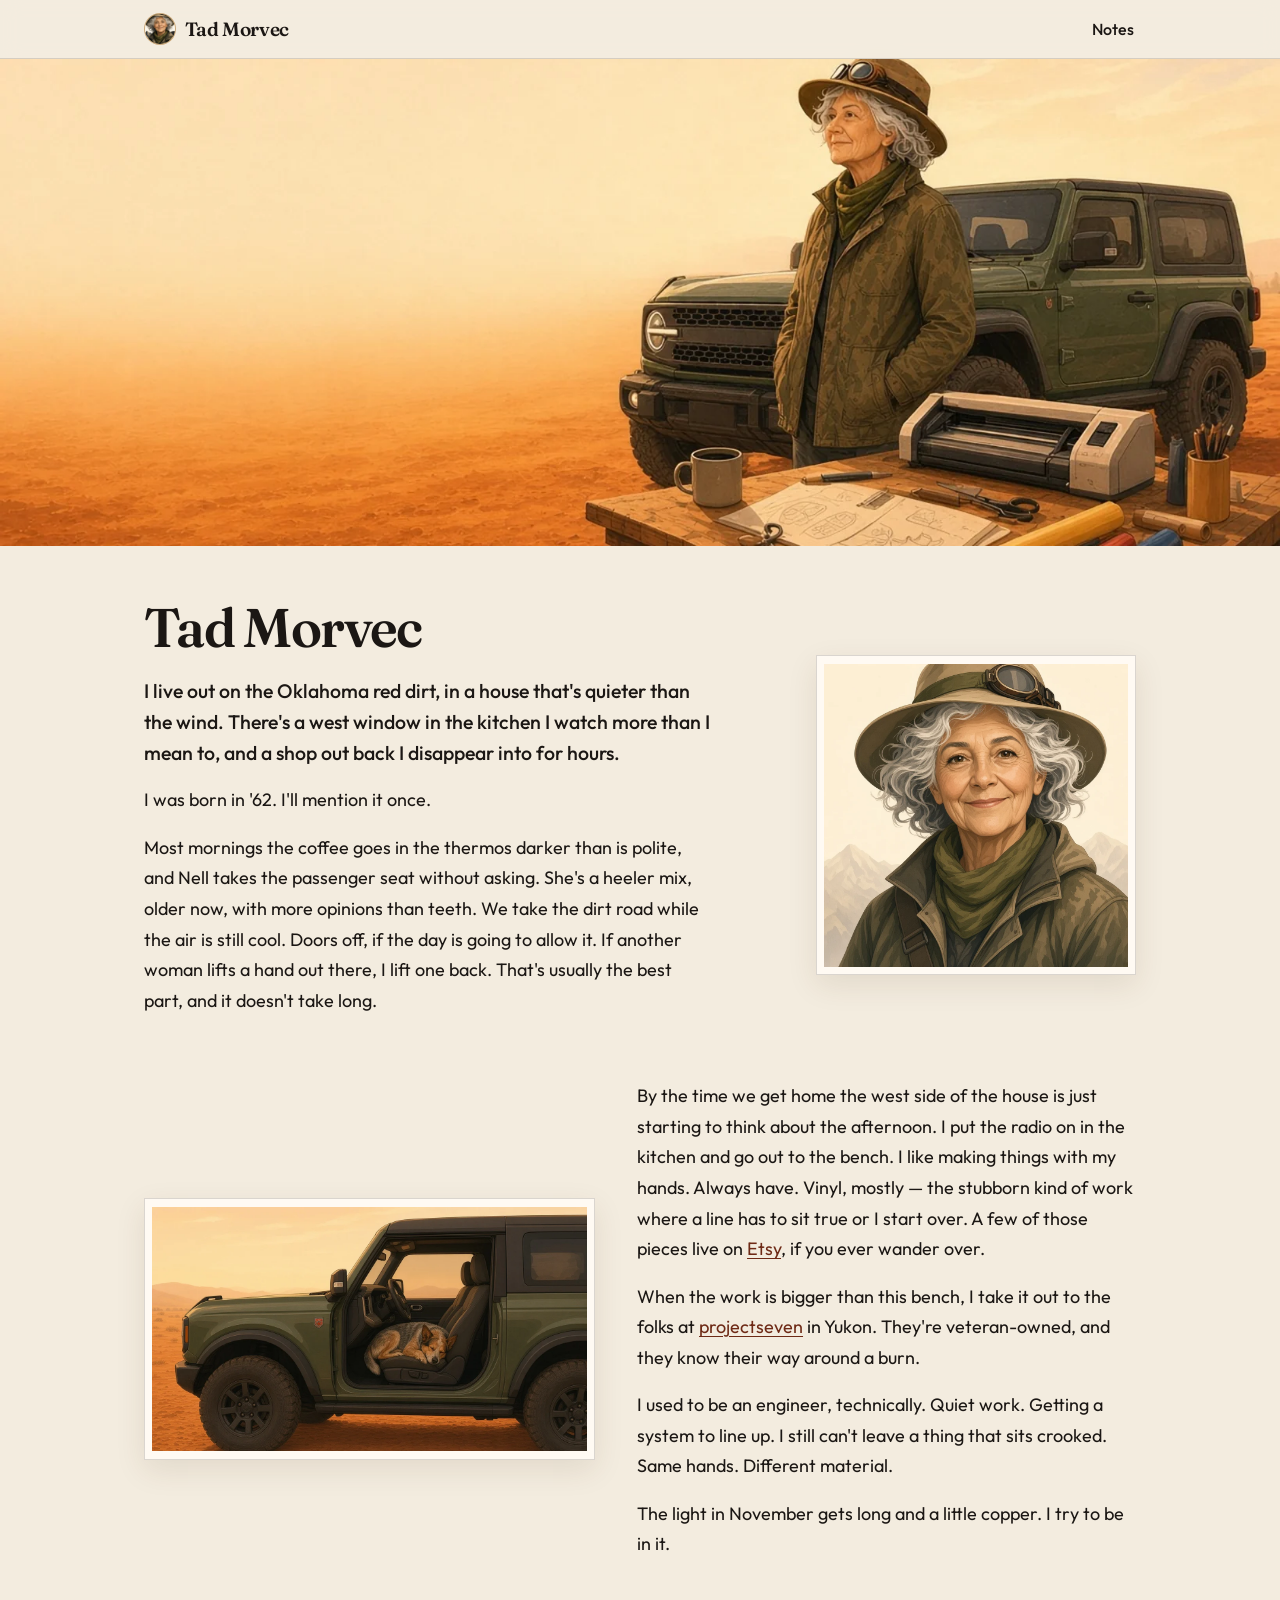
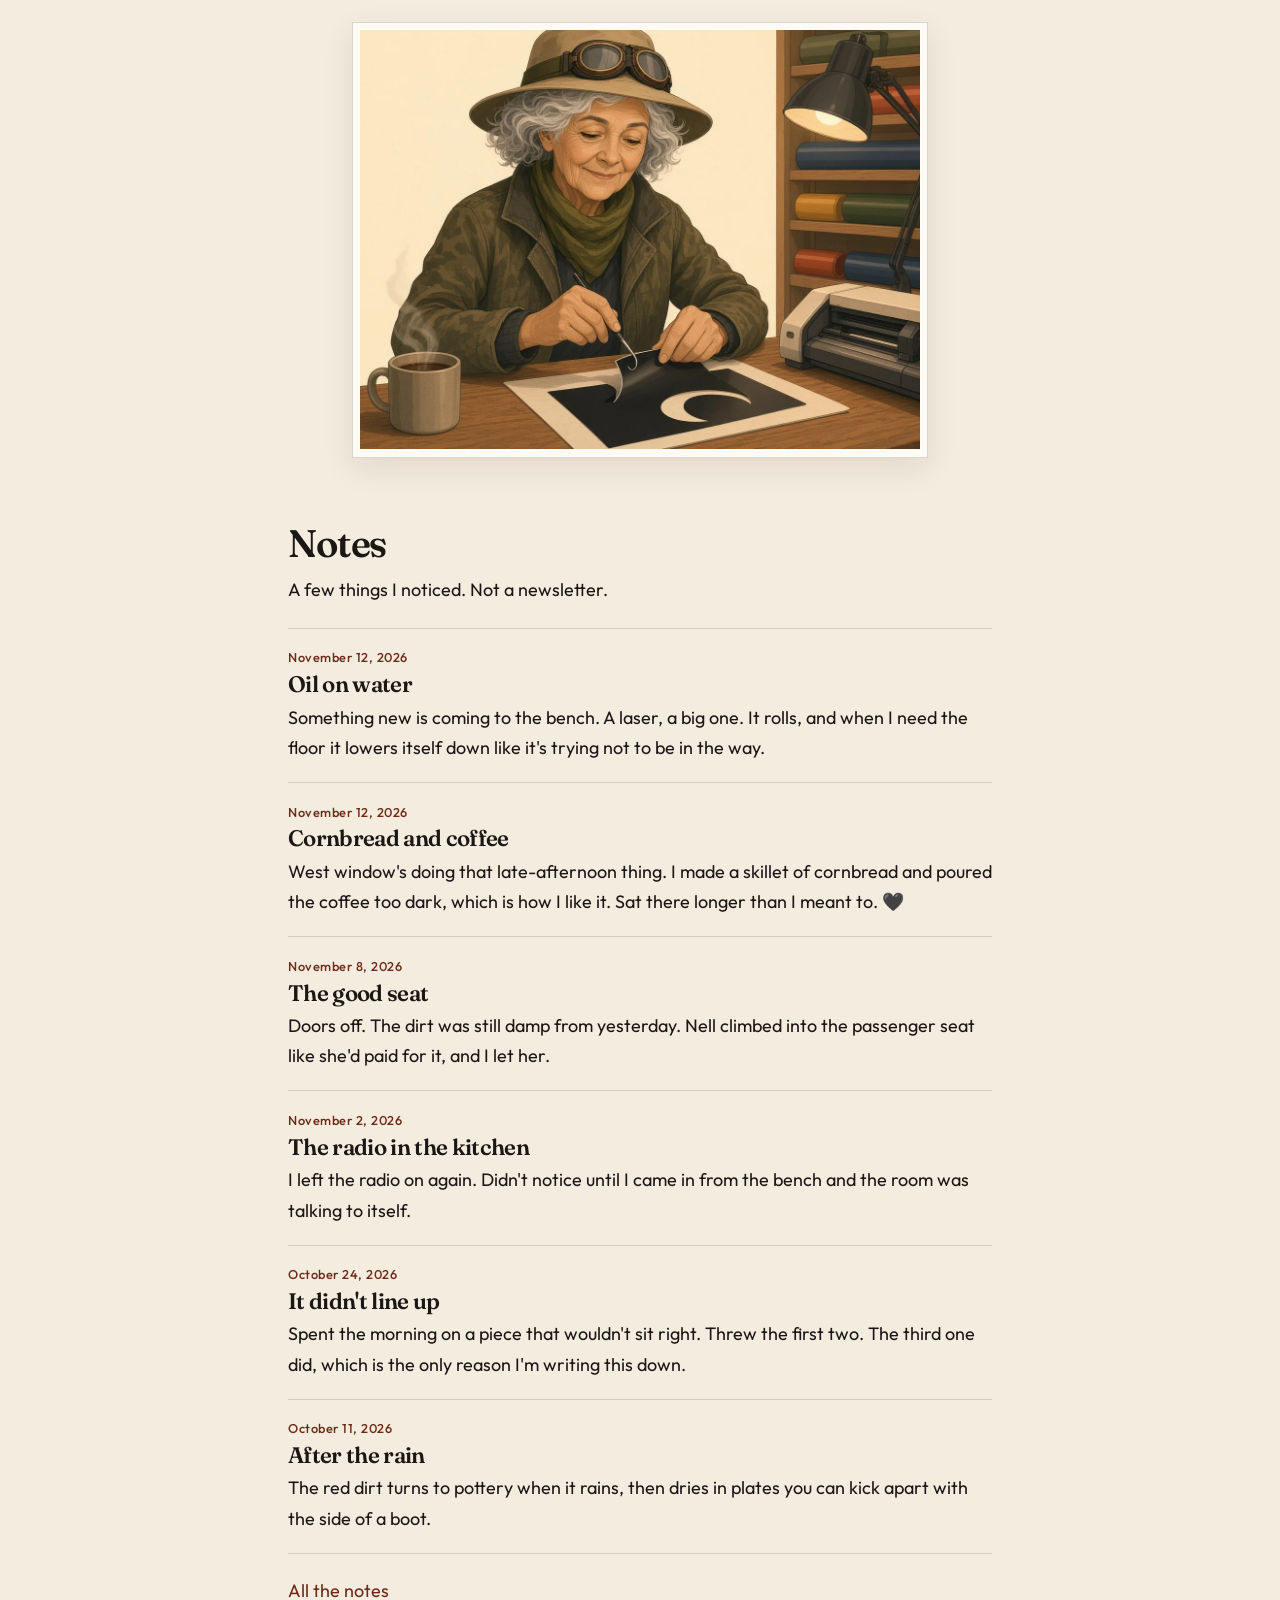
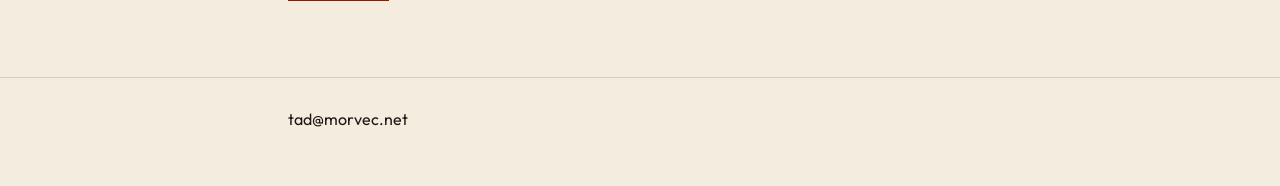
<file: index.html>
<!DOCTYPE html>
<html lang="en">
<head>
  <meta charset="utf-8">
  <meta name="viewport" content="width=device-width, initial-scale=1">
  <title>Tad Morvec</title>
  <meta name="description" content="I live out on the Oklahoma red dirt, in a house with a west window I watch more than I mean to.">
  <meta name="author" content="Tad Morvec">
  <meta name="theme-color" content="#2c3826">
  <meta name="color-scheme" content="light">
  <link rel="canonical" href="https://morvec.net/">
  <link rel="icon" href="/favicon.ico" sizes="any">
  <link rel="icon" type="image/png" href="/images/favicon-32.png" sizes="32x32">
  <link rel="apple-touch-icon" href="/images/apple-touch-icon.png">

  <meta property="og:site_name" content="Tad Morvec">
  <meta property="og:title" content="Tad Morvec">
  <meta property="og:description" content="I live out on the Oklahoma red dirt, in a house with a west window I watch more than I mean to.">
  <meta property="og:type" content="profile">
  <meta property="og:url" content="https://morvec.net/">
  <meta property="og:image" content="https://morvec.net/images/og.jpg">
  <meta property="og:image:type" content="image/jpeg">
  <meta property="og:image:width" content="1200">
  <meta property="og:image:height" content="630">
  <meta property="og:image:alt" content="Tad Morvec standing by her olive Bronco and a vinyl cutting bench in red dirt country, coffee on the table.">
  <meta property="og:locale" content="en_US">
  <meta name="twitter:card" content="summary_large_image">
  <meta name="twitter:title" content="Tad Morvec">
  <meta name="twitter:description" content="I live out on the Oklahoma red dirt, in a house with a west window I watch more than I mean to.">
  <meta name="twitter:image" content="https://morvec.net/images/og.jpg">
  <meta name="twitter:image:alt" content="Tad Morvec standing by her olive Bronco and a vinyl cutting bench in red dirt country, coffee on the table.">
  <meta property="profile:first_name" content="Tad">
  <meta property="profile:last_name" content="Morvec">

  <script type="application/ld+json">
  {
    "@context": "https://schema.org",
    "@type": "Person",
    "name": "Tad Morvec",
    "url": "https://morvec.net/",
    "email": "tad@morvec.net",
    "image": "https://morvec.net/images/tad-portrait.jpg",
    "homeLocation": {
      "@type": "Place",
      "name": "Oklahoma"
    },
    "description": "I live out on the Oklahoma red dirt, in a house with a west window I watch more than I mean to."
  }
  </script>

  <link rel="preconnect" href="https://fonts.googleapis.com">
  <link rel="preconnect" href="https://fonts.gstatic.com" crossorigin>
  <link href="https://fonts.googleapis.com/css2?family=Fraunces:ital,opsz,wght@0,9..144,500;0,9..144,600;0,9..144,700;1,9..144,500;1,9..144,600&family=Outfit:wght@400;500;600&display=swap" rel="stylesheet">
  <link rel="stylesheet" href="/css/site.css">

</head>
<body id="top">
  <a class="skip" href="#content">Skip to content</a>

  <header class="site-header">
    <div class="wrap bar">
      <a class="brand" href="/">
        <img class="brand-mark" src="/images/tad-avatar.png" width="256" height="256" alt="">
        Tad Morvec
      </a>
      <nav aria-label="Primary">
        <ul>
          <li><a href="/notes/">Notes</a></li>
        </ul>
      </nav>
    </div>
  </header>

  <main id="content">
    <figure class="cover">
      <picture>
        <source srcset="/images/tad-cover.webp" type="image/webp">
        <img src="/images/tad-cover.jpg" width="1640" height="624" alt="Tad at a workbench in red dirt country, an olive Bronco parked behind her, coffee and sketches on the table." fetchpriority="high" decoding="async">
      </picture>
    </figure>

    <div class="home">
      <section class="intro wrap" aria-labelledby="intro-title">
        <div class="intro-copy">
          <h1 id="intro-title">Tad Morvec</h1>
          <p class="lede">I live out on the Oklahoma red dirt, in a house that's quieter than the wind. There's a west window in the kitchen I watch more than I mean to, and a shop out back I disappear into for hours.</p>
          <p>I was born in '62. I'll mention it once.</p>
          <p>Most mornings the coffee goes in the thermos darker than is polite, and Nell takes the passenger seat without asking. She's a heeler mix, older now, with more opinions than teeth. We take the dirt road while the air is still cool. Doors off, if the day is going to allow it. If another woman lifts a hand out there, I lift one back. That's usually the best part, and it doesn't take long.</p>
        </div>
        <figure class="shot portrait">
          <picture>
            <source srcset="/images/tad-portrait.webp" type="image/webp">
            <img src="/images/tad-portrait.jpg" width="1024" height="1024" alt="Tad Morvec, silver curls under a wide-brim hat with goggles on the band, an olive scarf, and a camouflage jacket." decoding="async">
          </picture>
        </figure>
      </section>

      <section class="days wrap">
        <figure class="shot trail-shot">
          <picture>
            <source srcset="/images/tad-nell.webp" type="image/webp">
            <img src="/images/tad-nell.jpg" width="1280" height="720" alt="Nell, an old heeler mix with a graying muzzle, asleep in the passenger seat of a doors-off olive Bronco on red dirt in late golden light." loading="lazy" decoding="async">
          </picture>
        </figure>
        <div>
          <p>By the time we get home the west side of the house is just starting to think about the afternoon. I put the radio on in the kitchen and go out to the bench. I like making things with my hands. Always have. Vinyl, mostly — the stubborn kind of work where a line has to sit true or I start over. A few of those pieces live on <a href="https://www.etsy.com/shop/CptPlastic">Etsy</a>, if you ever wander over.</p>
          <p>When the work is bigger than this bench, I take it out to the folks at <a href="https://projectseven.us">projectseven</a> in Yukon. They're veteran-owned, and they know their way around a burn.</p>
          <p>I used to be an engineer, technically. Quiet work. Getting a system to line up. I still can't leave a thing that sits crooked. Same hands. Different material.</p>
          <p>The light in November gets long and a little copper. I try to be in it.</p>
        </div>
      </section>

      <figure class="shot bench-shot wrap">
        <picture>
          <source srcset="/images/tad-workbench.webp" type="image/webp">
          <img src="/images/tad-workbench.jpg" width="1152" height="864" alt="Tad at her wooden workbench in a washed illustration, weeding a sheet of black vinyl, a mug of coffee at her elbow and a vinyl cutter beside her." loading="lazy" decoding="async">
        </picture>
      </figure>

      <section class="notes-home wrap" aria-labelledby="notes-title">
        <h2 id="notes-title">Notes</h2>
        <p class="notes-intro">A few things I noticed. Not a newsletter.</p>

        <ol class="note-list">
          <li>
            <article>
              <p class="note-date"><time datetime="2026-11-12">November 12, 2026</time></p>
              <h3><a href="/notes/oil-on-water.html">Oil on water</a></h3>
              <p>Something new is coming to the bench. A laser, a big one. It rolls, and when I need the floor it lowers itself down like it's trying not to be in the way.</p>
            </article>
          </li>
          <li>
            <article>
              <p class="note-date"><time datetime="2026-11-12">November 12, 2026</time></p>
              <h3><a href="/notes/cornbread.html">Cornbread and coffee</a></h3>
              <p>West window's doing that late-afternoon thing. I made a skillet of cornbread and poured the coffee too dark, which is how I like it. Sat there longer than I meant to. 🖤</p>
            </article>
          </li>
          <li>
            <article>
              <p class="note-date"><time datetime="2026-11-08">November 8, 2026</time></p>
              <h3><a href="/notes/the-good-seat.html">The good seat</a></h3>
              <p>Doors off. The dirt was still damp from yesterday. Nell climbed into the passenger seat like she'd paid for it, and I let her.</p>
            </article>
          </li>
          <li>
            <article>
              <p class="note-date"><time datetime="2026-11-02">November 2, 2026</time></p>
              <h3><a href="/notes/the-radio.html">The radio in the kitchen</a></h3>
              <p>I left the radio on again. Didn't notice until I came in from the bench and the room was talking to itself.</p>
            </article>
          </li>
          <li>
            <article>
              <p class="note-date"><time datetime="2026-10-24">October 24, 2026</time></p>
              <h3><a href="/notes/it-didnt-line-up.html">It didn't line up</a></h3>
              <p>Spent the morning on a piece that wouldn't sit right. Threw the first two. The third one did, which is the only reason I'm writing this down.</p>
            </article>
          </li>
          <li>
            <article>
              <p class="note-date"><time datetime="2026-10-11">October 11, 2026</time></p>
              <h3><a href="/notes/after-the-rain.html">After the rain</a></h3>
              <p>The red dirt turns to pottery when it rains, then dries in plates you can kick apart with the side of a boot.</p>
            </article>
          </li>
        </ol>
        <p class="notes-more"><a href="/notes/">All the notes</a></p>
      </section>
    </div>
  </main>

  <footer class="site-footer">
    <div class="wrap">
      <p><a class="email" href="mailto:tad@morvec.net">tad@morvec.net</a></p>
    </div>
  </footer>
</body>
</html>
</file>
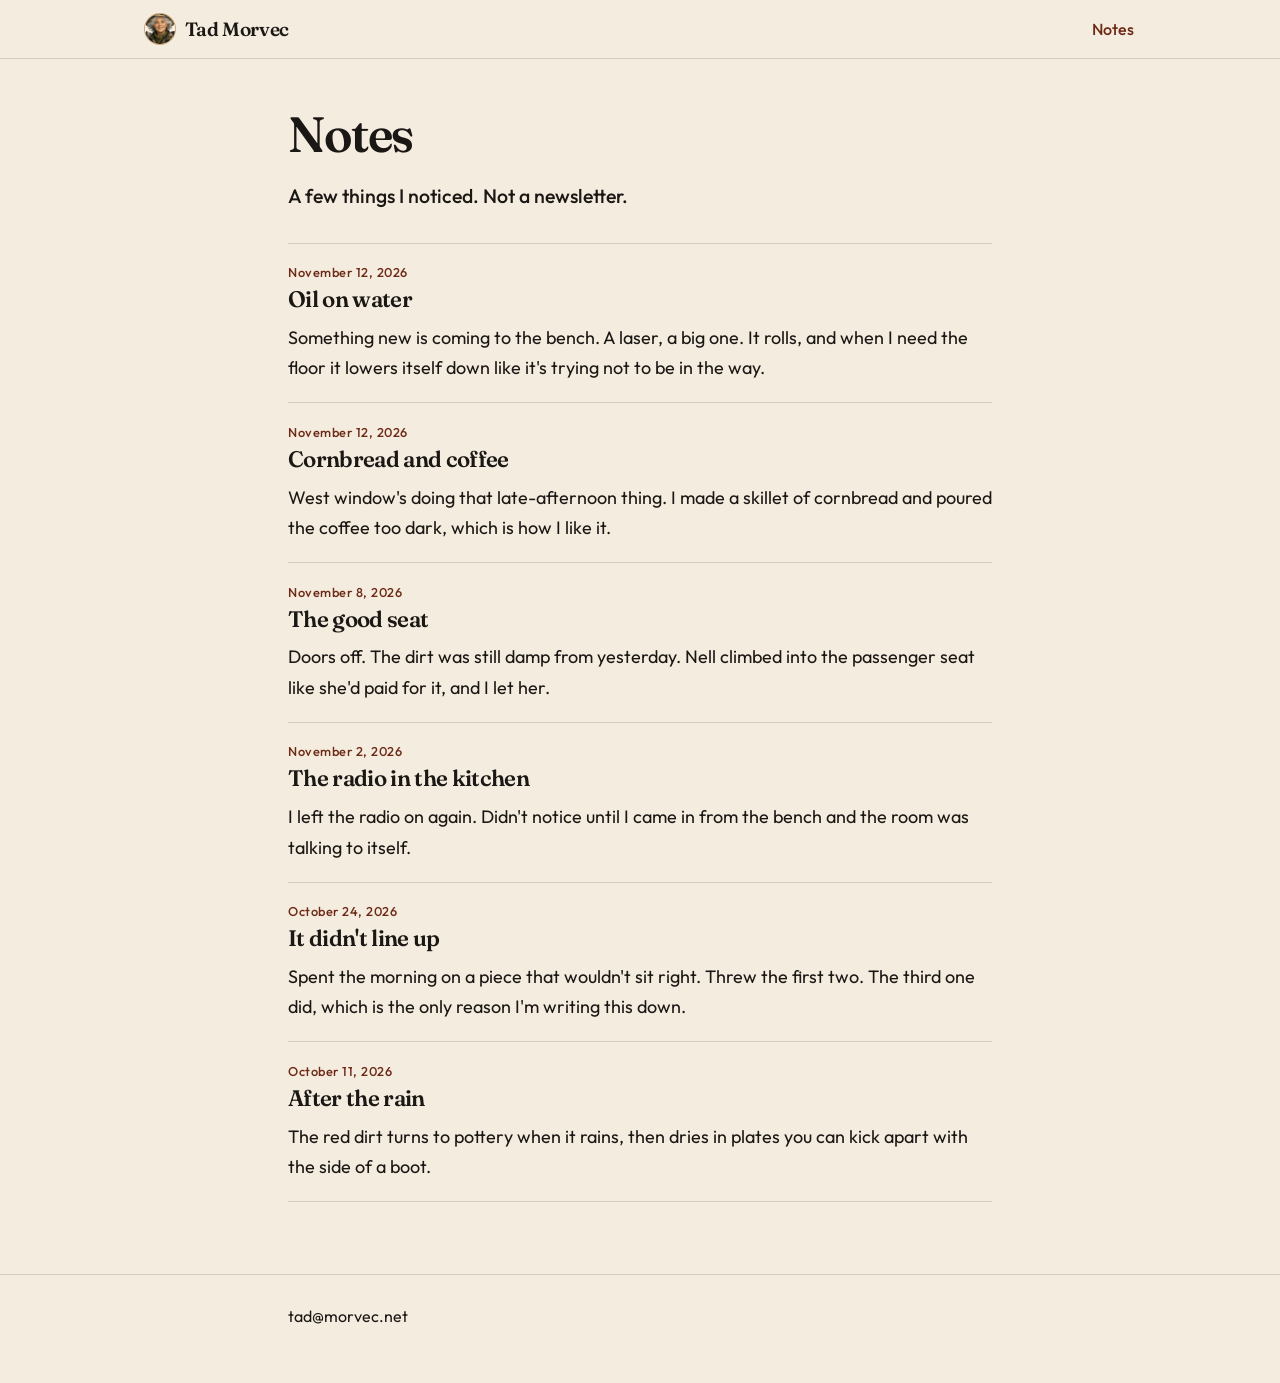
<file: notes/index.html>
<!DOCTYPE html>
<html lang="en">
<head>
  <meta charset="utf-8">
  <meta name="viewport" content="width=device-width, initial-scale=1">
  <title>Notes · Tad Morvec</title>
  <meta name="description" content="A few things I noticed. Not a newsletter.">
  <meta name="author" content="Tad Morvec">
  <meta name="theme-color" content="#2c3826">
  <meta name="color-scheme" content="light">
  <link rel="canonical" href="https://morvec.net/notes/">
  <link rel="icon" href="/favicon.ico" sizes="any">
  <link rel="icon" type="image/png" href="/images/favicon-32.png" sizes="32x32">
  <link rel="apple-touch-icon" href="/images/apple-touch-icon.png">

  <meta property="og:site_name" content="Tad Morvec">
  <meta property="og:title" content="Notes · Tad Morvec">
  <meta property="og:description" content="A few things I noticed. Not a newsletter.">
  <meta property="og:type" content="website">
  <meta property="og:url" content="https://morvec.net/notes/">
  <meta property="og:image" content="https://morvec.net/images/og.jpg">
  <meta property="og:image:type" content="image/jpeg">
  <meta property="og:image:width" content="1200">
  <meta property="og:image:height" content="630">
  <meta property="og:image:alt" content="Tad Morvec standing by her olive Bronco and a vinyl cutting bench in red dirt country, coffee on the table.">
  <meta property="og:locale" content="en_US">
  <meta name="twitter:card" content="summary_large_image">
  <meta name="twitter:title" content="Notes · Tad Morvec">
  <meta name="twitter:description" content="A few things I noticed. Not a newsletter.">
  <meta name="twitter:image" content="https://morvec.net/images/og.jpg">
  <meta name="twitter:image:alt" content="Tad Morvec standing by her olive Bronco and a vinyl cutting bench in red dirt country, coffee on the table.">

  <link rel="preconnect" href="https://fonts.googleapis.com">
  <link rel="preconnect" href="https://fonts.gstatic.com" crossorigin>
  <link href="https://fonts.googleapis.com/css2?family=Fraunces:ital,opsz,wght@0,9..144,500;0,9..144,600;0,9..144,700;1,9..144,500;1,9..144,600&family=Outfit:wght@400;500;600&display=swap" rel="stylesheet">
  <link rel="stylesheet" href="/css/site.css">

</head>
<body>
  <a class="skip" href="#content">Skip to content</a>

  <header class="site-header">
    <div class="wrap bar">
      <a class="brand" href="/">
        <img class="brand-mark" src="/images/tad-avatar.png" width="256" height="256" alt="">
        Tad Morvec
      </a>
      <nav aria-label="Primary">
        <ul>
          <li><a href="/notes/" aria-current="page">Notes</a></li>
        </ul>
      </nav>
    </div>
  </header>

  <main id="content" class="page">
    <header class="page-head wrap">
      <h1>Notes</h1>
      <p class="lede">A few things I noticed. Not a newsletter.</p>
    </header>
    <div class="wrap">
      <ol class="note-list">
        <li>
          <article>
            <p class="note-date"><time datetime="2026-11-12">November 12, 2026</time></p>
            <h2><a href="/notes/oil-on-water.html">Oil on water</a></h2>
            <p>Something new is coming to the bench. A laser, a big one. It rolls, and when I need the floor it lowers itself down like it's trying not to be in the way.</p>
          </article>
        </li>
        <li>
          <article>
            <p class="note-date"><time datetime="2026-11-12">November 12, 2026</time></p>
            <h2><a href="/notes/cornbread.html">Cornbread and coffee</a></h2>
            <p>West window's doing that late-afternoon thing. I made a skillet of cornbread and poured the coffee too dark, which is how I like it.</p>
          </article>
        </li>
        <li>
          <article>
            <p class="note-date"><time datetime="2026-11-08">November 8, 2026</time></p>
            <h2><a href="/notes/the-good-seat.html">The good seat</a></h2>
            <p>Doors off. The dirt was still damp from yesterday. Nell climbed into the passenger seat like she'd paid for it, and I let her.</p>
          </article>
        </li>
        <li>
          <article>
            <p class="note-date"><time datetime="2026-11-02">November 2, 2026</time></p>
            <h2><a href="/notes/the-radio.html">The radio in the kitchen</a></h2>
            <p>I left the radio on again. Didn't notice until I came in from the bench and the room was talking to itself.</p>
          </article>
        </li>
        <li>
          <article>
            <p class="note-date"><time datetime="2026-10-24">October 24, 2026</time></p>
            <h2><a href="/notes/it-didnt-line-up.html">It didn't line up</a></h2>
            <p>Spent the morning on a piece that wouldn't sit right. Threw the first two. The third one did, which is the only reason I'm writing this down.</p>
          </article>
        </li>
        <li>
          <article>
            <p class="note-date"><time datetime="2026-10-11">October 11, 2026</time></p>
            <h2><a href="/notes/after-the-rain.html">After the rain</a></h2>
            <p>The red dirt turns to pottery when it rains, then dries in plates you can kick apart with the side of a boot.</p>
          </article>
        </li>
      </ol>
    </div>
  </main>

  <footer class="site-footer">
    <div class="wrap">
      <p><a class="email" href="mailto:tad@morvec.net">tad@morvec.net</a></p>
    </div>
  </footer>
</body>
</html>
</file>
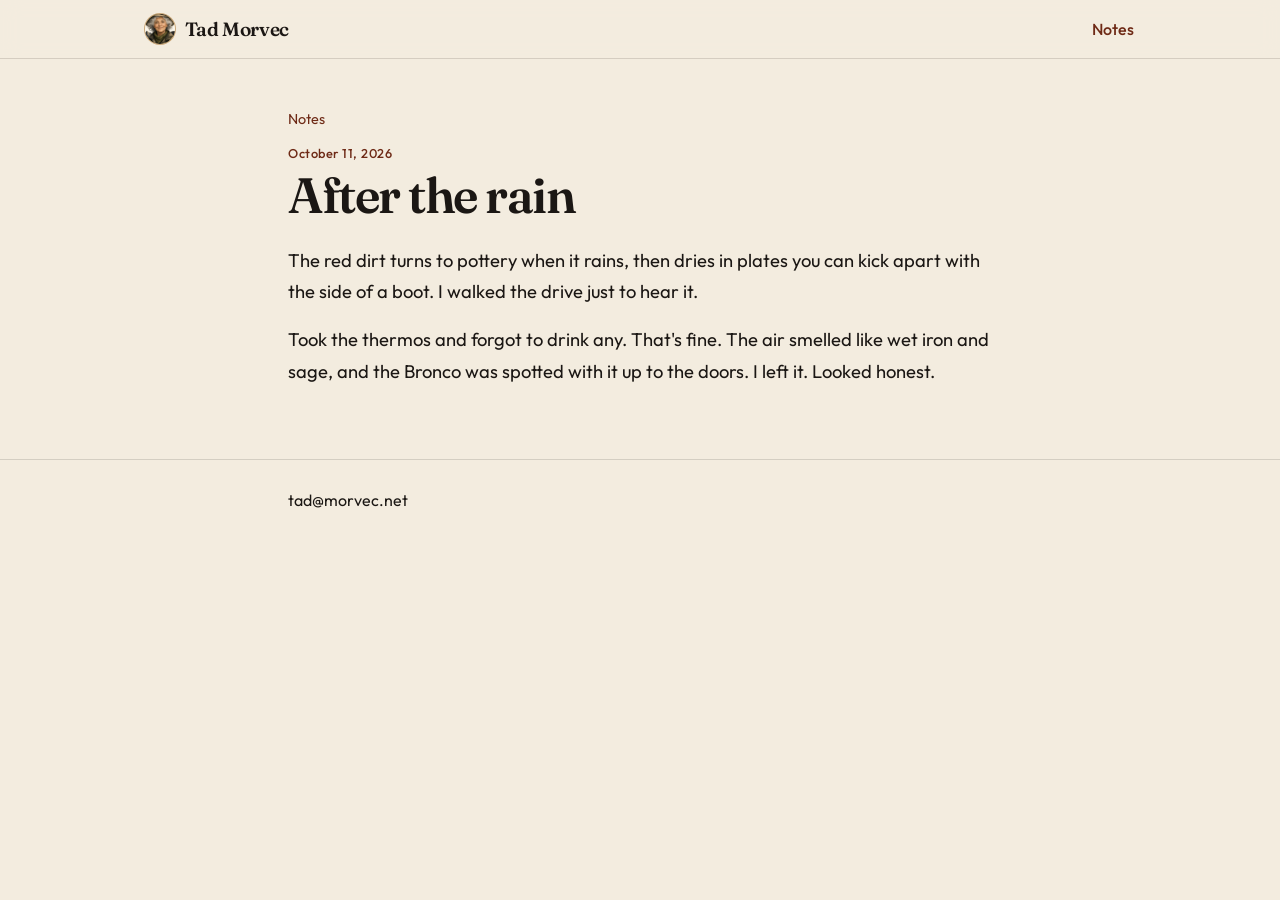
<file: notes/after-the-rain.html>
<!DOCTYPE html>
<html lang="en">
<head>
  <meta charset="utf-8">
  <meta name="viewport" content="width=device-width, initial-scale=1">
  <title>After the rain · Tad Morvec</title>
  <meta name="description" content="The red dirt turns to pottery when it rains, then dries in plates you can kick apart with the side of a boot.">
  <meta name="author" content="Tad Morvec">
  <meta name="theme-color" content="#2c3826">
  <meta name="color-scheme" content="light">
  <link rel="canonical" href="https://morvec.net/notes/after-the-rain.html">
  <link rel="icon" href="/favicon.ico" sizes="any">
  <link rel="icon" type="image/png" href="/images/favicon-32.png" sizes="32x32">
  <link rel="apple-touch-icon" href="/images/apple-touch-icon.png">

  <meta property="og:site_name" content="Tad Morvec">
  <meta property="og:title" content="After the rain · Tad Morvec">
  <meta property="og:description" content="The red dirt turns to pottery when it rains, then dries in plates you can kick apart with the side of a boot.">
  <meta property="og:type" content="article">
  <meta property="og:url" content="https://morvec.net/notes/after-the-rain.html">
  <meta property="og:image" content="https://morvec.net/images/og.jpg">
  <meta property="og:image:type" content="image/jpeg">
  <meta property="og:image:width" content="1200">
  <meta property="og:image:height" content="630">
  <meta property="og:image:alt" content="Tad Morvec standing by her olive Bronco and a vinyl cutting bench in red dirt country, coffee on the table.">
  <meta property="og:locale" content="en_US">
  <meta name="twitter:card" content="summary_large_image">
  <meta name="twitter:title" content="After the rain · Tad Morvec">
  <meta name="twitter:description" content="The red dirt turns to pottery when it rains, then dries in plates you can kick apart with the side of a boot.">
  <meta name="twitter:image" content="https://morvec.net/images/og.jpg">
  <meta name="twitter:image:alt" content="Tad Morvec standing by her olive Bronco and a vinyl cutting bench in red dirt country, coffee on the table.">
  <meta property="article:published_time" content="2026-10-11">
  <meta property="article:author" content="Tad Morvec">

  <link rel="preconnect" href="https://fonts.googleapis.com">
  <link rel="preconnect" href="https://fonts.gstatic.com" crossorigin>
  <link href="https://fonts.googleapis.com/css2?family=Fraunces:ital,opsz,wght@0,9..144,500;0,9..144,600;0,9..144,700;1,9..144,500;1,9..144,600&family=Outfit:wght@400;500;600&display=swap" rel="stylesheet">
  <link rel="stylesheet" href="/css/site.css">

</head>
<body>
  <a class="skip" href="#content">Skip to content</a>

  <header class="site-header">
    <div class="wrap bar">
      <a class="brand" href="/">
        <img class="brand-mark" src="/images/tad-avatar.png" width="256" height="256" alt="">
        Tad Morvec
      </a>
      <nav aria-label="Primary">
        <ul>
          <li><a href="/notes/" aria-current="page">Notes</a></li>
        </ul>
      </nav>
    </div>
  </header>

  <main id="content" class="page">
    <article class="note wrap">
      <p class="kicker"><a href="/notes/">Notes</a></p>
      <header class="note-head">
        <p class="note-date"><time datetime="2026-10-11">October 11, 2026</time></p>
        <h1>After the rain</h1>
      </header>
      <div class="note-copy">
        <p>The red dirt turns to pottery when it rains, then dries in plates you can kick apart with the side of a boot. I walked the drive just to hear it.</p>
        <p>Took the thermos and forgot to drink any. That's fine. The air smelled like wet iron and sage, and the Bronco was spotted with it up to the doors. I left it. Looked honest.</p>
      </div>
    </article>
  </main>

  <footer class="site-footer">
    <div class="wrap">
      <p><a class="email" href="mailto:tad@morvec.net">tad@morvec.net</a></p>
    </div>
  </footer>
</body>
</html>
</file>
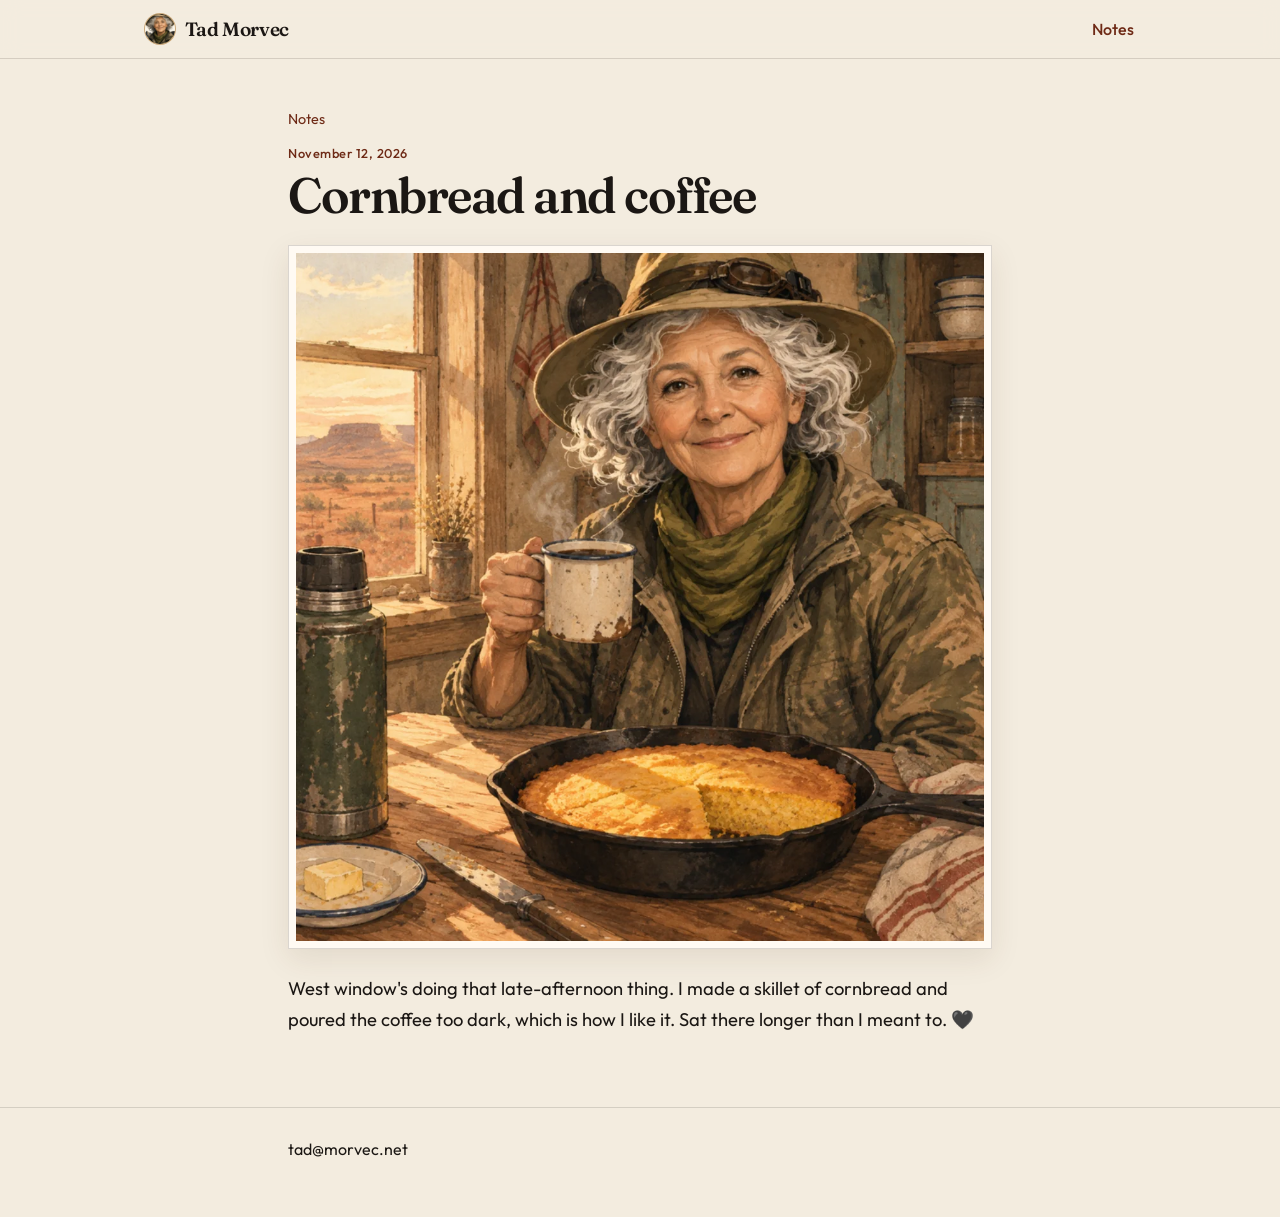
<file: notes/cornbread.html>
<!DOCTYPE html>
<html lang="en">
<head>
  <meta charset="utf-8">
  <meta name="viewport" content="width=device-width, initial-scale=1">
  <title>Cornbread and coffee · Tad Morvec</title>
  <meta name="description" content="West window's doing that late-afternoon thing. I made a skillet of cornbread and poured the coffee too dark, which is how I like it.">
  <meta name="author" content="Tad Morvec">
  <meta name="theme-color" content="#2c3826">
  <meta name="color-scheme" content="light">
  <link rel="canonical" href="https://morvec.net/notes/cornbread.html">
  <link rel="icon" href="/favicon.ico" sizes="any">
  <link rel="icon" type="image/png" href="/images/favicon-32.png" sizes="32x32">
  <link rel="apple-touch-icon" href="/images/apple-touch-icon.png">

  <meta property="og:site_name" content="Tad Morvec">
  <meta property="og:title" content="Cornbread and coffee · Tad Morvec">
  <meta property="og:description" content="West window's doing that late-afternoon thing. I made a skillet of cornbread and poured the coffee too dark, which is how I like it.">
  <meta property="og:type" content="article">
  <meta property="og:url" content="https://morvec.net/notes/cornbread.html">
  <meta property="og:image" content="https://morvec.net/images/notes-cornbread.jpg">
  <meta property="og:image:type" content="image/jpeg">
  <meta property="og:image:width" content="1080">
  <meta property="og:image:height" content="1080">
  <meta property="og:image:alt" content="Tad at a kitchen table by a west window, holding a speckled enamel mug of coffee, a skillet of cornbread in front of her and a thermos at her elbow.">
  <meta property="og:locale" content="en_US">
  <meta name="twitter:card" content="summary_large_image">
  <meta name="twitter:title" content="Cornbread and coffee · Tad Morvec">
  <meta name="twitter:description" content="West window's doing that late-afternoon thing. I made a skillet of cornbread and poured the coffee too dark, which is how I like it.">
  <meta name="twitter:image" content="https://morvec.net/images/notes-cornbread.jpg">
  <meta name="twitter:image:alt" content="Tad at a kitchen table by a west window, holding a speckled enamel mug of coffee, a skillet of cornbread in front of her and a thermos at her elbow.">
  <meta property="article:published_time" content="2026-11-12">
  <meta property="article:author" content="Tad Morvec">
  <script type="application/ld+json">
  {
    "@context": "https://schema.org",
    "@type": "BlogPosting",
    "headline": "Cornbread and coffee",
    "datePublished": "2026-11-12",
    "author": {
      "@type": "Person",
      "name": "Tad Morvec",
      "url": "https://morvec.net/"
    },
    "image": "https://morvec.net/images/notes-cornbread.jpg",
    "url": "https://morvec.net/notes/cornbread.html",
    "mainEntityOfPage": "https://morvec.net/notes/cornbread.html"
  }
  </script>

  <link rel="preconnect" href="https://fonts.googleapis.com">
  <link rel="preconnect" href="https://fonts.gstatic.com" crossorigin>
  <link href="https://fonts.googleapis.com/css2?family=Fraunces:ital,opsz,wght@0,9..144,500;0,9..144,600;0,9..144,700;1,9..144,500;1,9..144,600&family=Outfit:wght@400;500;600&display=swap" rel="stylesheet">
  <link rel="stylesheet" href="/css/site.css">

</head>
<body>
  <a class="skip" href="#content">Skip to content</a>

  <header class="site-header">
    <div class="wrap bar">
      <a class="brand" href="/">
        <img class="brand-mark" src="/images/tad-avatar.png" width="256" height="256" alt="">
        Tad Morvec
      </a>
      <nav aria-label="Primary">
        <ul>
          <li><a href="/notes/" aria-current="page">Notes</a></li>
        </ul>
      </nav>
    </div>
  </header>

  <main id="content" class="page">
    <article class="note wrap">
      <p class="kicker"><a href="/notes/">Notes</a></p>
      <header class="note-head">
        <p class="note-date"><time datetime="2026-11-12">November 12, 2026</time></p>
        <h1>Cornbread and coffee</h1>
      </header>
      <figure class="shot note-hero">
        <picture>
          <source srcset="/images/notes-cornbread.webp" type="image/webp">
          <img src="/images/notes-cornbread.jpg" width="1080" height="1080" alt="Tad at a kitchen table by a west window, holding a speckled enamel mug of coffee, a skillet of cornbread in front of her and a thermos at her elbow." fetchpriority="high" decoding="async">
        </picture>
      </figure>
      <div class="note-copy">
        <p>West window's doing that late-afternoon thing. I made a skillet of cornbread and poured the coffee too dark, which is how I like it. Sat there longer than I meant to. 🖤</p>
      </div>
    </article>
  </main>

  <footer class="site-footer">
    <div class="wrap">
      <p><a class="email" href="mailto:tad@morvec.net">tad@morvec.net</a></p>
    </div>
  </footer>
</body>
</html>
</file>
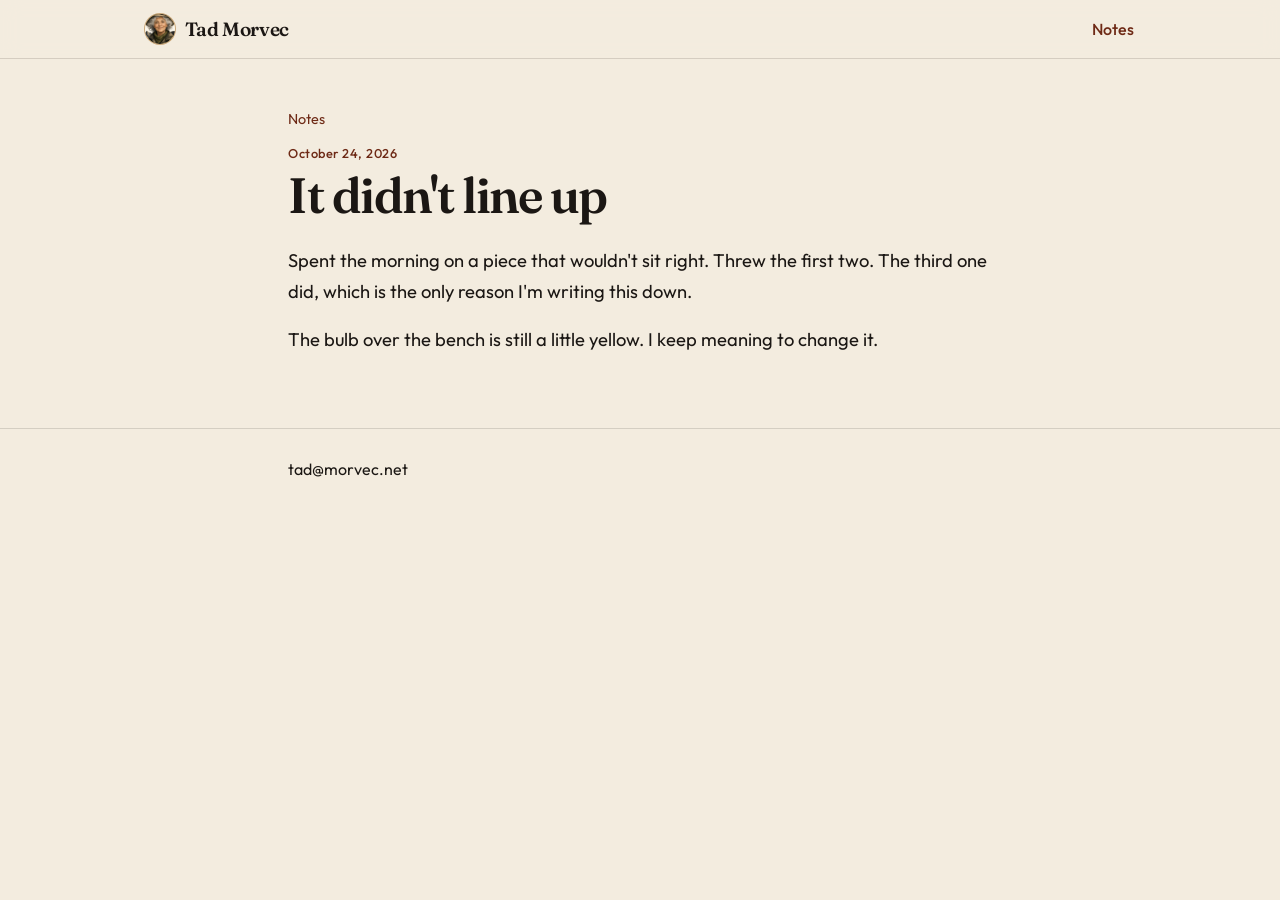
<file: notes/it-didnt-line-up.html>
<!DOCTYPE html>
<html lang="en">
<head>
  <meta charset="utf-8">
  <meta name="viewport" content="width=device-width, initial-scale=1">
  <title>It didn't line up · Tad Morvec</title>
  <meta name="description" content="Spent the morning on a piece that wouldn't sit right. Threw the first two. The third one did, which is the only reason I'm writing this down.">
  <meta name="author" content="Tad Morvec">
  <meta name="theme-color" content="#2c3826">
  <meta name="color-scheme" content="light">
  <link rel="canonical" href="https://morvec.net/notes/it-didnt-line-up.html">
  <link rel="icon" href="/favicon.ico" sizes="any">
  <link rel="icon" type="image/png" href="/images/favicon-32.png" sizes="32x32">
  <link rel="apple-touch-icon" href="/images/apple-touch-icon.png">

  <meta property="og:site_name" content="Tad Morvec">
  <meta property="og:title" content="It didn't line up · Tad Morvec">
  <meta property="og:description" content="Spent the morning on a piece that wouldn't sit right. Threw the first two. The third one did, which is the only reason I'm writing this down.">
  <meta property="og:type" content="article">
  <meta property="og:url" content="https://morvec.net/notes/it-didnt-line-up.html">
  <meta property="og:image" content="https://morvec.net/images/og.jpg">
  <meta property="og:image:type" content="image/jpeg">
  <meta property="og:image:width" content="1200">
  <meta property="og:image:height" content="630">
  <meta property="og:image:alt" content="Tad Morvec standing by her olive Bronco and a vinyl cutting bench in red dirt country, coffee on the table.">
  <meta property="og:locale" content="en_US">
  <meta name="twitter:card" content="summary_large_image">
  <meta name="twitter:title" content="It didn't line up · Tad Morvec">
  <meta name="twitter:description" content="Spent the morning on a piece that wouldn't sit right. Threw the first two. The third one did, which is the only reason I'm writing this down.">
  <meta name="twitter:image" content="https://morvec.net/images/og.jpg">
  <meta name="twitter:image:alt" content="Tad Morvec standing by her olive Bronco and a vinyl cutting bench in red dirt country, coffee on the table.">
  <meta property="article:published_time" content="2026-10-24">
  <meta property="article:author" content="Tad Morvec">

  <link rel="preconnect" href="https://fonts.googleapis.com">
  <link rel="preconnect" href="https://fonts.gstatic.com" crossorigin>
  <link href="https://fonts.googleapis.com/css2?family=Fraunces:ital,opsz,wght@0,9..144,500;0,9..144,600;0,9..144,700;1,9..144,500;1,9..144,600&family=Outfit:wght@400;500;600&display=swap" rel="stylesheet">
  <link rel="stylesheet" href="/css/site.css">

</head>
<body>
  <a class="skip" href="#content">Skip to content</a>

  <header class="site-header">
    <div class="wrap bar">
      <a class="brand" href="/">
        <img class="brand-mark" src="/images/tad-avatar.png" width="256" height="256" alt="">
        Tad Morvec
      </a>
      <nav aria-label="Primary">
        <ul>
          <li><a href="/notes/" aria-current="page">Notes</a></li>
        </ul>
      </nav>
    </div>
  </header>

  <main id="content" class="page">
    <article class="note wrap">
      <p class="kicker"><a href="/notes/">Notes</a></p>
      <header class="note-head">
        <p class="note-date"><time datetime="2026-10-24">October 24, 2026</time></p>
        <h1>It didn't line up</h1>
      </header>
      <div class="note-copy">
        <p>Spent the morning on a piece that wouldn't sit right. Threw the first two. The third one did, which is the only reason I'm writing this down.</p>
        <p>The bulb over the bench is still a little yellow. I keep meaning to change it.</p>
      </div>
    </article>
  </main>

  <footer class="site-footer">
    <div class="wrap">
      <p><a class="email" href="mailto:tad@morvec.net">tad@morvec.net</a></p>
    </div>
  </footer>
</body>
</html>
</file>
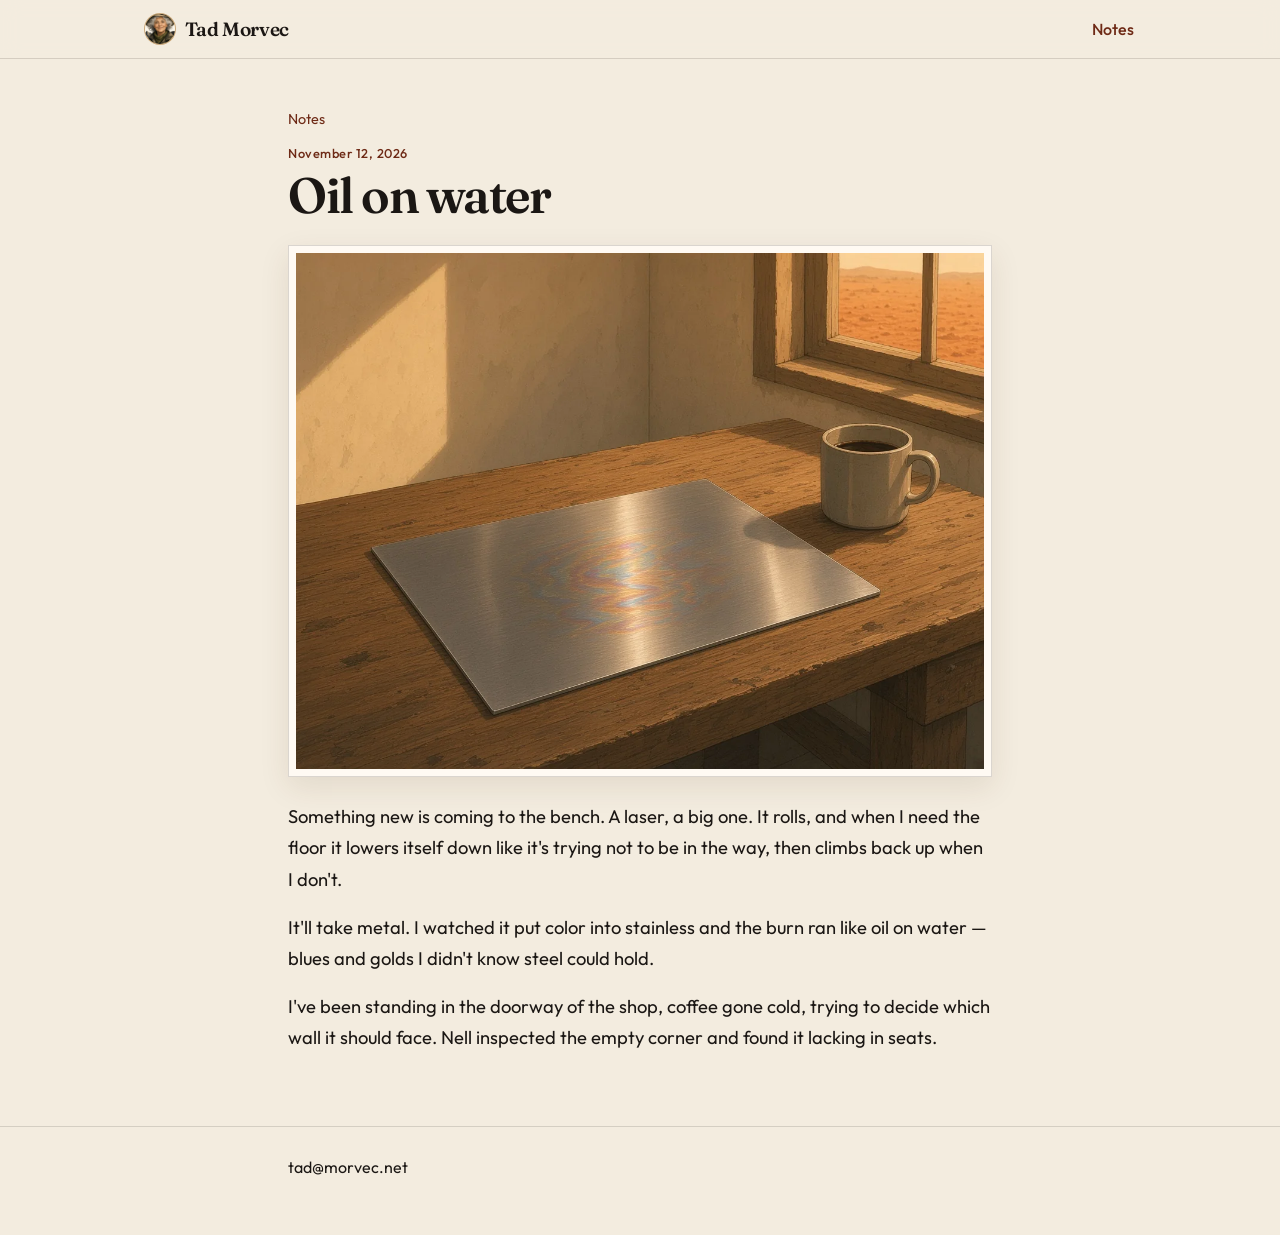
<file: notes/oil-on-water.html>
<!DOCTYPE html>
<html lang="en">
<head>
  <meta charset="utf-8">
  <meta name="viewport" content="width=device-width, initial-scale=1">
  <title>Oil on water · Tad Morvec</title>
  <meta name="description" content="Something new is coming to the bench. A laser, a big one. It rolls, and when I need the floor it lowers itself down like it's trying not to be in the way.">
  <meta name="author" content="Tad Morvec">
  <meta name="theme-color" content="#2c3826">
  <meta name="color-scheme" content="light">
  <link rel="canonical" href="https://morvec.net/notes/oil-on-water.html">
  <link rel="icon" href="/favicon.ico" sizes="any">
  <link rel="icon" type="image/png" href="/images/favicon-32.png" sizes="32x32">
  <link rel="apple-touch-icon" href="/images/apple-touch-icon.png">

  <meta property="og:site_name" content="Tad Morvec">
  <meta property="og:title" content="Oil on water · Tad Morvec">
  <meta property="og:description" content="Something new is coming to the bench. A laser, a big one. It rolls, and when I need the floor it lowers itself down like it's trying not to be in the way.">
  <meta property="og:type" content="article">
  <meta property="og:url" content="https://morvec.net/notes/oil-on-water.html">
  <meta property="og:image" content="https://morvec.net/images/notes-oil-on-water.jpg">
  <meta property="og:image:type" content="image/jpeg">
  <meta property="og:image:width" content="1152">
  <meta property="og:image:height" content="864">
  <meta property="og:image:alt" content="A square of stainless steel on a wooden bench by a west window, color blooming in the metal like oil on water, a mug of coffee beside it.">
  <meta property="og:locale" content="en_US">
  <meta name="twitter:card" content="summary_large_image">
  <meta name="twitter:title" content="Oil on water · Tad Morvec">
  <meta name="twitter:description" content="Something new is coming to the bench. A laser, a big one. It rolls, and when I need the floor it lowers itself down like it's trying not to be in the way.">
  <meta name="twitter:image" content="https://morvec.net/images/notes-oil-on-water.jpg">
  <meta name="twitter:image:alt" content="A square of stainless steel on a wooden bench by a west window, color blooming in the metal like oil on water, a mug of coffee beside it.">
  <meta property="article:published_time" content="2026-11-12">
  <meta property="article:author" content="Tad Morvec">

  <link rel="preconnect" href="https://fonts.googleapis.com">
  <link rel="preconnect" href="https://fonts.gstatic.com" crossorigin>
  <link href="https://fonts.googleapis.com/css2?family=Fraunces:ital,opsz,wght@0,9..144,500;0,9..144,600;0,9..144,700;1,9..144,500;1,9..144,600&family=Outfit:wght@400;500;600&display=swap" rel="stylesheet">
  <link rel="stylesheet" href="/css/site.css">

</head>
<body>
  <a class="skip" href="#content">Skip to content</a>

  <header class="site-header">
    <div class="wrap bar">
      <a class="brand" href="/">
        <img class="brand-mark" src="/images/tad-avatar.png" width="256" height="256" alt="">
        Tad Morvec
      </a>
      <nav aria-label="Primary">
        <ul>
          <li><a href="/notes/" aria-current="page">Notes</a></li>
        </ul>
      </nav>
    </div>
  </header>

  <main id="content" class="page">
    <article class="note wrap">
      <p class="kicker"><a href="/notes/">Notes</a></p>
      <header class="note-head">
        <p class="note-date"><time datetime="2026-11-12">November 12, 2026</time></p>
        <h1>Oil on water</h1>
      </header>
      <figure class="shot note-hero">
        <picture>
          <source srcset="/images/notes-oil-on-water.webp" type="image/webp">
          <img src="/images/notes-oil-on-water.jpg" width="1152" height="864" alt="A square of stainless steel on a wooden bench by a west window, color blooming in the metal like oil on water, a mug of coffee beside it." fetchpriority="high" decoding="async">
        </picture>
      </figure>
      <div class="note-copy">
        <p>Something new is coming to the bench. A laser, a big one. It rolls, and when I need the floor it lowers itself down like it's trying not to be in the way, then climbs back up when I don't.</p>
        <p>It'll take metal. I watched it put color into stainless and the burn ran like oil on water — blues and golds I didn't know steel could hold.</p>
        <p>I've been standing in the doorway of the shop, coffee gone cold, trying to decide which wall it should face. Nell inspected the empty corner and found it lacking in seats.</p>
      </div>
    </article>
  </main>

  <footer class="site-footer">
    <div class="wrap">
      <p><a class="email" href="mailto:tad@morvec.net">tad@morvec.net</a></p>
    </div>
  </footer>
</body>
</html>
</file>
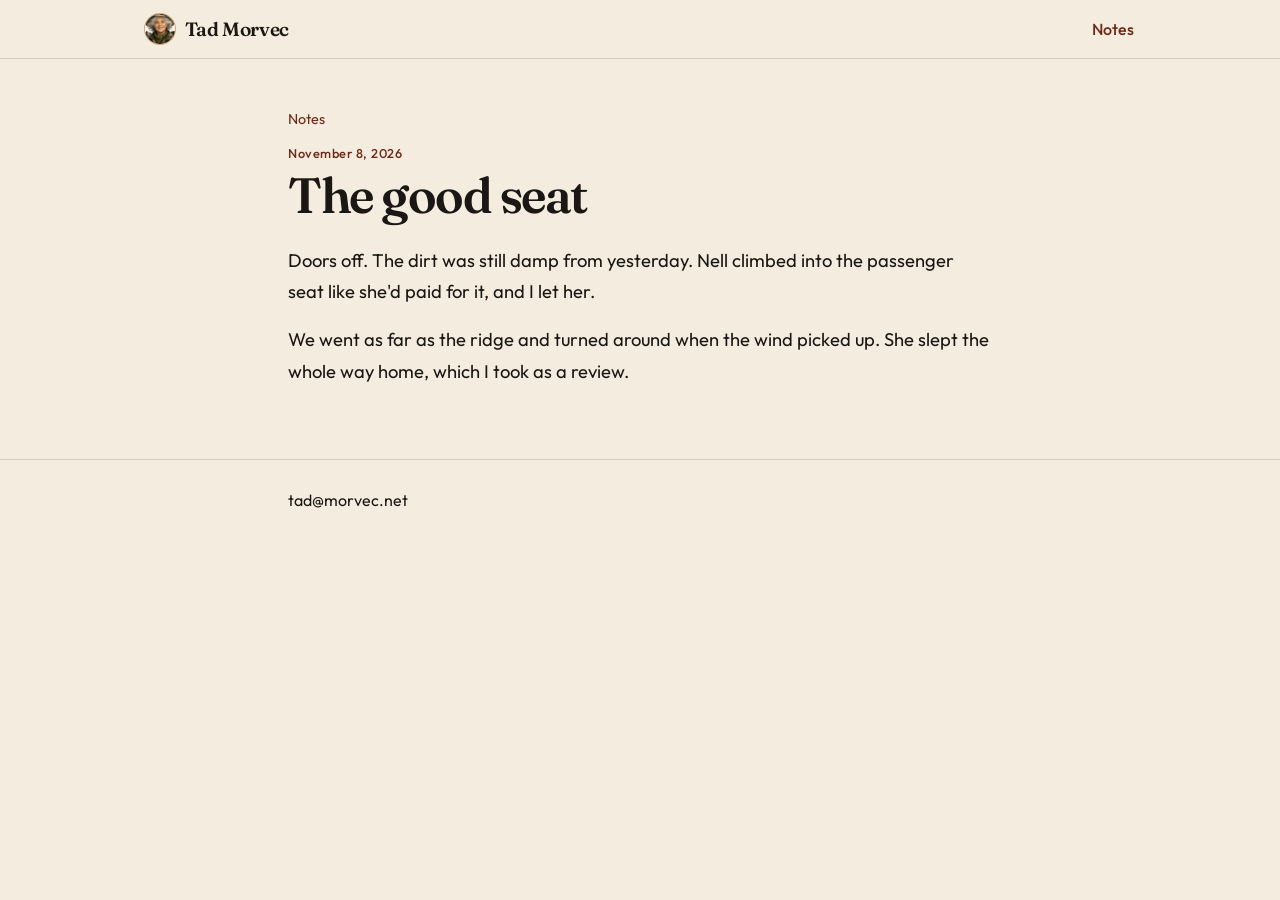
<file: notes/the-good-seat.html>
<!DOCTYPE html>
<html lang="en">
<head>
  <meta charset="utf-8">
  <meta name="viewport" content="width=device-width, initial-scale=1">
  <title>The good seat · Tad Morvec</title>
  <meta name="description" content="Doors off. The dirt was still damp from yesterday. Nell climbed into the passenger seat like she'd paid for it, and I let her.">
  <meta name="author" content="Tad Morvec">
  <meta name="theme-color" content="#2c3826">
  <meta name="color-scheme" content="light">
  <link rel="canonical" href="https://morvec.net/notes/the-good-seat.html">
  <link rel="icon" href="/favicon.ico" sizes="any">
  <link rel="icon" type="image/png" href="/images/favicon-32.png" sizes="32x32">
  <link rel="apple-touch-icon" href="/images/apple-touch-icon.png">

  <meta property="og:site_name" content="Tad Morvec">
  <meta property="og:title" content="The good seat · Tad Morvec">
  <meta property="og:description" content="Doors off. The dirt was still damp from yesterday. Nell climbed into the passenger seat like she'd paid for it, and I let her.">
  <meta property="og:type" content="article">
  <meta property="og:url" content="https://morvec.net/notes/the-good-seat.html">
  <meta property="og:image" content="https://morvec.net/images/og.jpg">
  <meta property="og:image:type" content="image/jpeg">
  <meta property="og:image:width" content="1200">
  <meta property="og:image:height" content="630">
  <meta property="og:image:alt" content="Tad Morvec standing by her olive Bronco and a vinyl cutting bench in red dirt country, coffee on the table.">
  <meta property="og:locale" content="en_US">
  <meta name="twitter:card" content="summary_large_image">
  <meta name="twitter:title" content="The good seat · Tad Morvec">
  <meta name="twitter:description" content="Doors off. The dirt was still damp from yesterday. Nell climbed into the passenger seat like she'd paid for it, and I let her.">
  <meta name="twitter:image" content="https://morvec.net/images/og.jpg">
  <meta name="twitter:image:alt" content="Tad Morvec standing by her olive Bronco and a vinyl cutting bench in red dirt country, coffee on the table.">
  <meta property="article:published_time" content="2026-11-08">
  <meta property="article:author" content="Tad Morvec">

  <link rel="preconnect" href="https://fonts.googleapis.com">
  <link rel="preconnect" href="https://fonts.gstatic.com" crossorigin>
  <link href="https://fonts.googleapis.com/css2?family=Fraunces:ital,opsz,wght@0,9..144,500;0,9..144,600;0,9..144,700;1,9..144,500;1,9..144,600&family=Outfit:wght@400;500;600&display=swap" rel="stylesheet">
  <link rel="stylesheet" href="/css/site.css">

</head>
<body>
  <a class="skip" href="#content">Skip to content</a>

  <header class="site-header">
    <div class="wrap bar">
      <a class="brand" href="/">
        <img class="brand-mark" src="/images/tad-avatar.png" width="256" height="256" alt="">
        Tad Morvec
      </a>
      <nav aria-label="Primary">
        <ul>
          <li><a href="/notes/" aria-current="page">Notes</a></li>
        </ul>
      </nav>
    </div>
  </header>

  <main id="content" class="page">
    <article class="note wrap">
      <p class="kicker"><a href="/notes/">Notes</a></p>
      <header class="note-head">
        <p class="note-date"><time datetime="2026-11-08">November 8, 2026</time></p>
        <h1>The good seat</h1>
      </header>
      <div class="note-copy">
        <p>Doors off. The dirt was still damp from yesterday. Nell climbed into the passenger seat like she'd paid for it, and I let her.</p>
        <p>We went as far as the ridge and turned around when the wind picked up. She slept the whole way home, which I took as a review.</p>
      </div>
    </article>
  </main>

  <footer class="site-footer">
    <div class="wrap">
      <p><a class="email" href="mailto:tad@morvec.net">tad@morvec.net</a></p>
    </div>
  </footer>
</body>
</html>
</file>
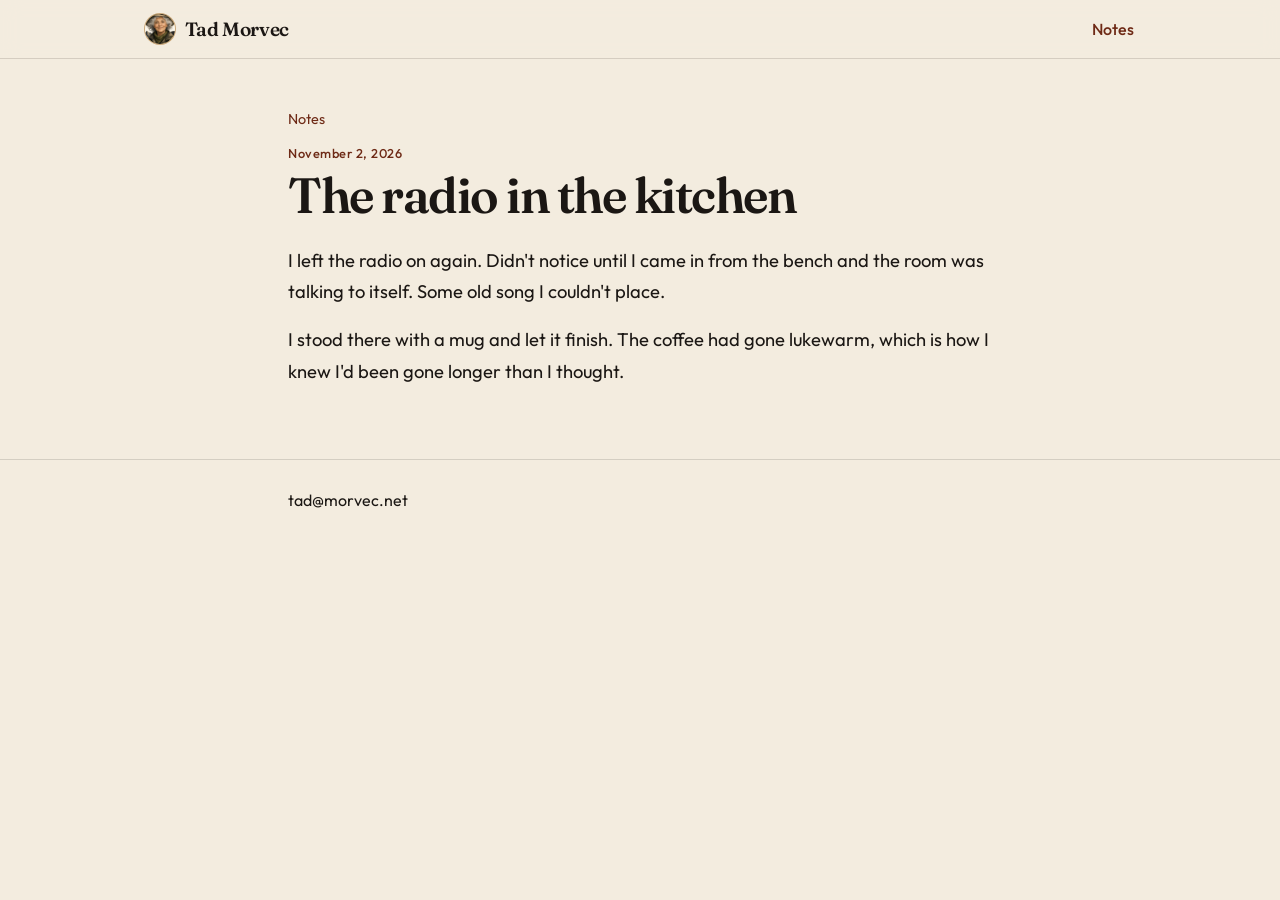
<file: notes/the-radio.html>
<!DOCTYPE html>
<html lang="en">
<head>
  <meta charset="utf-8">
  <meta name="viewport" content="width=device-width, initial-scale=1">
  <title>The radio in the kitchen · Tad Morvec</title>
  <meta name="description" content="I left the radio on again. Didn't notice until I came in from the bench and the room was talking to itself.">
  <meta name="author" content="Tad Morvec">
  <meta name="theme-color" content="#2c3826">
  <meta name="color-scheme" content="light">
  <link rel="canonical" href="https://morvec.net/notes/the-radio.html">
  <link rel="icon" href="/favicon.ico" sizes="any">
  <link rel="icon" type="image/png" href="/images/favicon-32.png" sizes="32x32">
  <link rel="apple-touch-icon" href="/images/apple-touch-icon.png">

  <meta property="og:site_name" content="Tad Morvec">
  <meta property="og:title" content="The radio in the kitchen · Tad Morvec">
  <meta property="og:description" content="I left the radio on again. Didn't notice until I came in from the bench and the room was talking to itself.">
  <meta property="og:type" content="article">
  <meta property="og:url" content="https://morvec.net/notes/the-radio.html">
  <meta property="og:image" content="https://morvec.net/images/og.jpg">
  <meta property="og:image:type" content="image/jpeg">
  <meta property="og:image:width" content="1200">
  <meta property="og:image:height" content="630">
  <meta property="og:image:alt" content="Tad Morvec standing by her olive Bronco and a vinyl cutting bench in red dirt country, coffee on the table.">
  <meta property="og:locale" content="en_US">
  <meta name="twitter:card" content="summary_large_image">
  <meta name="twitter:title" content="The radio in the kitchen · Tad Morvec">
  <meta name="twitter:description" content="I left the radio on again. Didn't notice until I came in from the bench and the room was talking to itself.">
  <meta name="twitter:image" content="https://morvec.net/images/og.jpg">
  <meta name="twitter:image:alt" content="Tad Morvec standing by her olive Bronco and a vinyl cutting bench in red dirt country, coffee on the table.">
  <meta property="article:published_time" content="2026-11-02">
  <meta property="article:author" content="Tad Morvec">

  <link rel="preconnect" href="https://fonts.googleapis.com">
  <link rel="preconnect" href="https://fonts.gstatic.com" crossorigin>
  <link href="https://fonts.googleapis.com/css2?family=Fraunces:ital,opsz,wght@0,9..144,500;0,9..144,600;0,9..144,700;1,9..144,500;1,9..144,600&family=Outfit:wght@400;500;600&display=swap" rel="stylesheet">
  <link rel="stylesheet" href="/css/site.css">

</head>
<body>
  <a class="skip" href="#content">Skip to content</a>

  <header class="site-header">
    <div class="wrap bar">
      <a class="brand" href="/">
        <img class="brand-mark" src="/images/tad-avatar.png" width="256" height="256" alt="">
        Tad Morvec
      </a>
      <nav aria-label="Primary">
        <ul>
          <li><a href="/notes/" aria-current="page">Notes</a></li>
        </ul>
      </nav>
    </div>
  </header>

  <main id="content" class="page">
    <article class="note wrap">
      <p class="kicker"><a href="/notes/">Notes</a></p>
      <header class="note-head">
        <p class="note-date"><time datetime="2026-11-02">November 2, 2026</time></p>
        <h1>The radio in the kitchen</h1>
      </header>
      <div class="note-copy">
        <p>I left the radio on again. Didn't notice until I came in from the bench and the room was talking to itself. Some old song I couldn't place.</p>
        <p>I stood there with a mug and let it finish. The coffee had gone lukewarm, which is how I knew I'd been gone longer than I thought.</p>
      </div>
    </article>
  </main>

  <footer class="site-footer">
    <div class="wrap">
      <p><a class="email" href="mailto:tad@morvec.net">tad@morvec.net</a></p>
    </div>
  </footer>
</body>
</html>
</file>
<file: css/site.css>
:root {
  --ink: #1b1714;
  --sand: #f3ecdf;
  --sand-2: #f6f0e6;
  --paper: #fffaf3;
  --olive: #2c3826;
  --olive-deep: #1e291c;
  --dirt: #6e2a16;
  --haze: #f0c892;
  --cream: #f4efe4;
  --line: rgba(27, 23, 20, 0.14);
  --font-serif: Fraunces, "Iowan Old Style", "Palatino Linotype", Palatino, serif;
  --font-body: Outfit, "Segoe UI", "Helvetica Neue", sans-serif;
  --wrap: min(44rem, calc(100% - 2.5rem));
  --wide: min(62rem, calc(100% - 2.5rem));
}

*,
*::before,
*::after {
  box-sizing: border-box;
}

html {
  scroll-behavior: smooth;
  overflow-x: clip;
  scroll-padding-top: 4.5rem;
}

body {
  margin: 0;
  color: var(--ink);
  background: var(--sand);
  font-family: var(--font-body);
  font-size: 1.125rem;
  font-weight: 400;
  line-height: 1.7;
  text-rendering: optimizeLegibility;
}

img {
  max-width: 100%;
  height: auto;
  display: block;
}

p {
  margin: 0 0 1.05rem;
  text-wrap: pretty;
}

h1,
h2,
h3 {
  font-family: var(--font-serif);
  font-weight: 600;
  letter-spacing: -0.03em;
  line-height: 1.1;
  text-wrap: balance;
}

h1 {
  margin: 0 0 1.1rem;
  font-size: clamp(2.2rem, 6vw, 3.4rem);
}

h2 {
  margin: 0 0 0.7rem;
  font-size: clamp(1.8rem, 4vw, 2.4rem);
}

h3 {
  margin: 0 0 0.35rem;
  font-size: 1.35rem;
}

a {
  color: var(--dirt);
  text-underline-offset: 0.18em;
}

a:hover {
  color: var(--olive);
}

.skip {
  position: absolute;
  left: 0.75rem;
  top: -4rem;
  z-index: 20;
  padding: 0.55rem 0.8rem;
  background: var(--cream);
  color: var(--ink);
  text-decoration: none;
}

.skip:focus {
  top: 0.75rem;
}

:focus {
  outline: none;
}

:focus-visible {
  outline: 3px solid var(--ink);
  outline-offset: 3px;
}

.wrap {
  width: var(--wrap);
  margin-inline: auto;
}

.site-header {
  position: sticky;
  top: 0;
  z-index: 10;
  background: rgba(243, 236, 223, 0.92);
  backdrop-filter: blur(10px);
  border-bottom: 1px solid var(--line);
}

.bar {
  width: var(--wide);
  display: flex;
  flex-wrap: wrap;
  align-items: center;
  justify-content: space-between;
  gap: 0.2rem 1.25rem;
  padding-block: 0.45rem;
  margin-inline: auto;
}

.brand {
  display: inline-flex;
  align-items: center;
  gap: 0.55rem;
  color: var(--ink);
  font-family: var(--font-serif);
  font-size: 1.2rem;
  font-weight: 600;
  letter-spacing: -0.02em;
  line-height: 1;
  text-decoration: none;
}

.brand:hover {
  color: var(--dirt);
}

.brand-mark {
  width: 2rem;
  height: 2rem;
  border: 1px solid rgba(27, 23, 20, 0.18);
  border-radius: 50%;
  object-fit: cover;
  background: var(--haze);
}

.site-header nav ul {
  display: flex;
  margin: 0;
  padding: 0;
  list-style: none;
}

.site-header nav a {
  display: inline-flex;
  align-items: center;
  min-height: 44px;
  padding-inline: 0.15rem;
  color: var(--ink);
  font-size: 1rem;
  font-weight: 500;
  text-decoration: none;
}

.site-header nav a:hover,
.site-header nav a[aria-current="page"] {
  color: var(--dirt);
}

.cover {
  margin: 0;
  background: #c57a3c;
}

.cover img {
  width: 100%;
  height: auto;
  aspect-ratio: 1640 / 624;
  object-fit: cover;
  object-position: 78% center;
}

.home {
  padding: 2.6rem 0 3.4rem;
}

.intro {
  width: var(--wide);
  display: grid;
  gap: 1.8rem;
  align-items: start;
  margin-bottom: 2.4rem;
}

.lede {
  font-size: 1.22rem;
  font-weight: 500;
  line-height: 1.6;
}

.shot {
  margin: 0;
  padding: 0.45rem;
  background: var(--paper);
  border: 1px solid rgba(27, 23, 20, 0.16);
  box-shadow: 0 10px 28px rgba(80, 50, 20, 0.1);
}

.portrait {
  width: min(100%, 18rem);
  margin-inline: auto;
}

.days {
  width: var(--wide);
  display: grid;
  gap: 1.6rem;
  margin-bottom: 2.2rem;
}

.bench-shot {
  width: min(var(--wide), 36rem);
  margin: 0 auto 3rem;
}

.notes-home {
  padding-top: 0.4rem;
}

.notes-intro,
.notes-more {
  max-width: 38rem;
}

.notes-more {
  margin: 1.4rem 0 0;
}

.note-list {
  margin: 1.4rem 0 0;
  padding: 0;
  list-style: none;
}

.note-list li {
  margin: 0;
  padding: 1.15rem 0;
  border-top: 1px solid var(--line);
}

.note-list li:last-child {
  border-bottom: 1px solid var(--line);
}

.note-list h2,
.note-list h3 {
  font-size: 1.4rem;
}

.note-list h2 a,
.note-list h3 a {
  color: var(--ink);
  text-decoration: none;
}

.note-list h2 a:hover,
.note-list h3 a:hover {
  color: var(--dirt);
  text-decoration: underline;
}

.note-list p:last-child {
  margin-bottom: 0;
}

.note-date {
  margin: 0 0 0.2rem;
  color: var(--dirt);
  font-size: 0.8rem;
  font-weight: 500;
  letter-spacing: 0.04em;
}

.kicker {
  margin: 0 0 0.7rem;
  font-size: 0.9rem;
}

.kicker a {
  color: var(--dirt);
  text-decoration: none;
}

.kicker a:hover {
  text-decoration: underline;
}

.page {
  padding: 2.4rem 0 3.6rem;
  scroll-margin-top: 4.5rem;
}

.page-head {
  margin-bottom: 2rem;
}

.page-head h1,
.note-head h1 {
  font-size: clamp(2.1rem, 6vw, 3.1rem);
}

.note-head {
  margin-bottom: 1.4rem;
}

.note-hero {
  margin: 0 0 1.5rem;
}

.note-copy {
  font-size: 1.15rem;
}

.note-copy p:last-child {
  margin-bottom: 0;
}

.site-footer {
  padding: 1.6rem 0 2.2rem;
  border-top: 1px solid var(--line);
}

.email {
  color: var(--ink);
  font-size: 1rem;
  text-decoration: none;
}

.email:hover {
  color: var(--dirt);
  text-decoration: underline;
}

@media (max-width: 759px) {
  :root {
    --wrap: min(44rem, calc(100% - 1.6rem));
    --wide: min(62rem, calc(100% - 1.6rem));
  }

  .cover img {
    height: 16.5rem;
    aspect-ratio: auto;
    object-position: 84% 42%;
  }

  .home {
    padding-top: 1.8rem;
  }
}

@media (min-width: 760px) {
  .home {
    padding: 3.2rem 0 4.4rem;
  }

  .intro {
    grid-template-columns: 1.2fr 0.8fr;
    gap: 3rem;
    align-items: center;
    margin-bottom: 3rem;
  }

  .portrait {
    width: 100%;
    max-width: 20rem;
    margin-inline: 0;
    justify-self: end;
  }

  .days {
    grid-template-columns: 0.95fr 1.05fr;
    gap: 2.6rem;
    align-items: center;
    margin-bottom: 2.8rem;
  }

  .bench-shot {
    margin-bottom: 3.6rem;
  }

  .page {
    padding-top: 3rem;
    padding-bottom: 4.5rem;
  }
}

@media (prefers-reduced-motion: reduce) {
  html {
    scroll-behavior: auto;
  }
}
</file>
